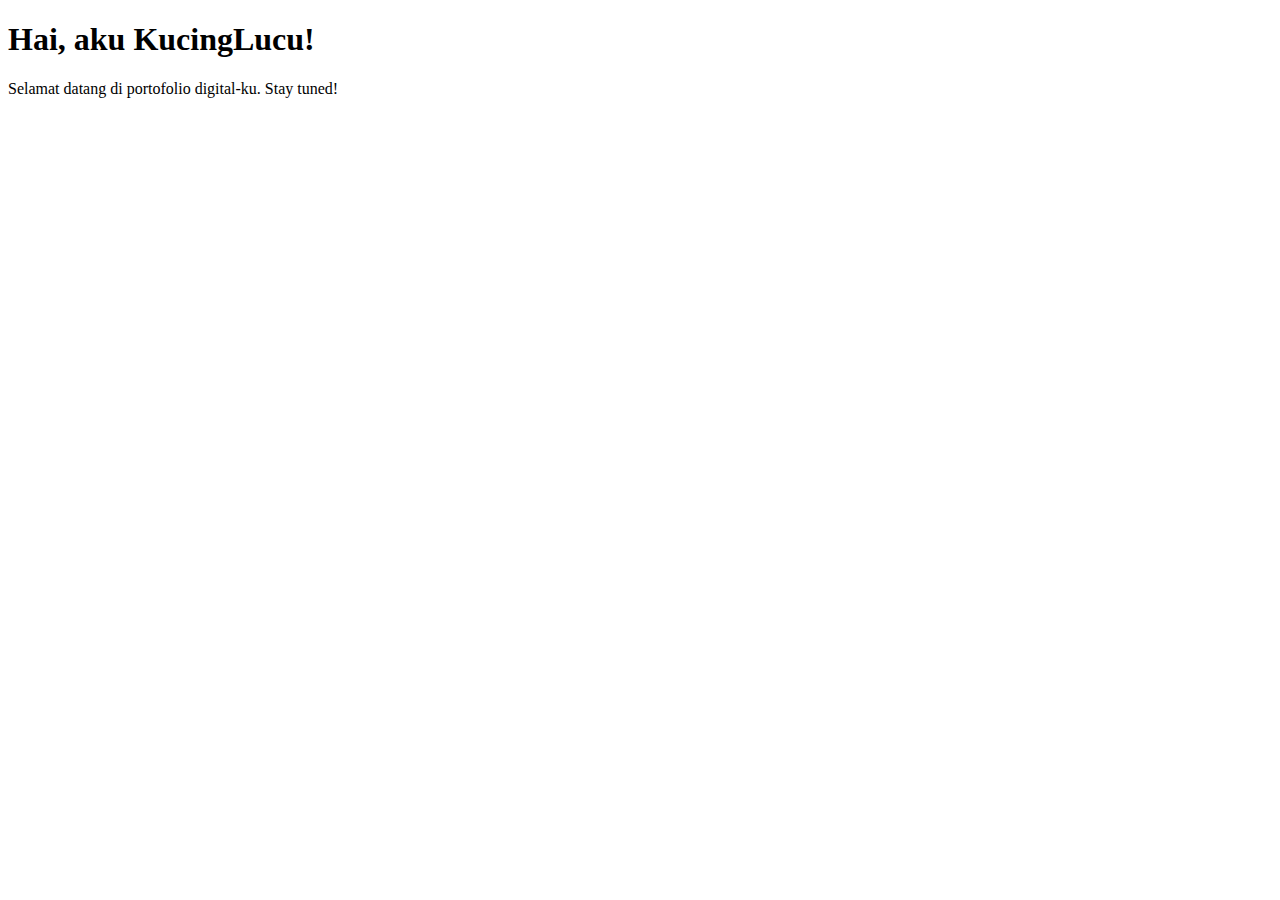
<file: index.html>
<!DOCTYPE html>
<html>
<head>
    <title>Selamat datang di halaman GitHub Pages-ku!</title>
</head>
<body>
    <h1>Hai, aku KucingLucu!</h1>
    <p>Selamat datang di portofolio digital-ku. Stay tuned!</p>
</body>
</html>
</file>
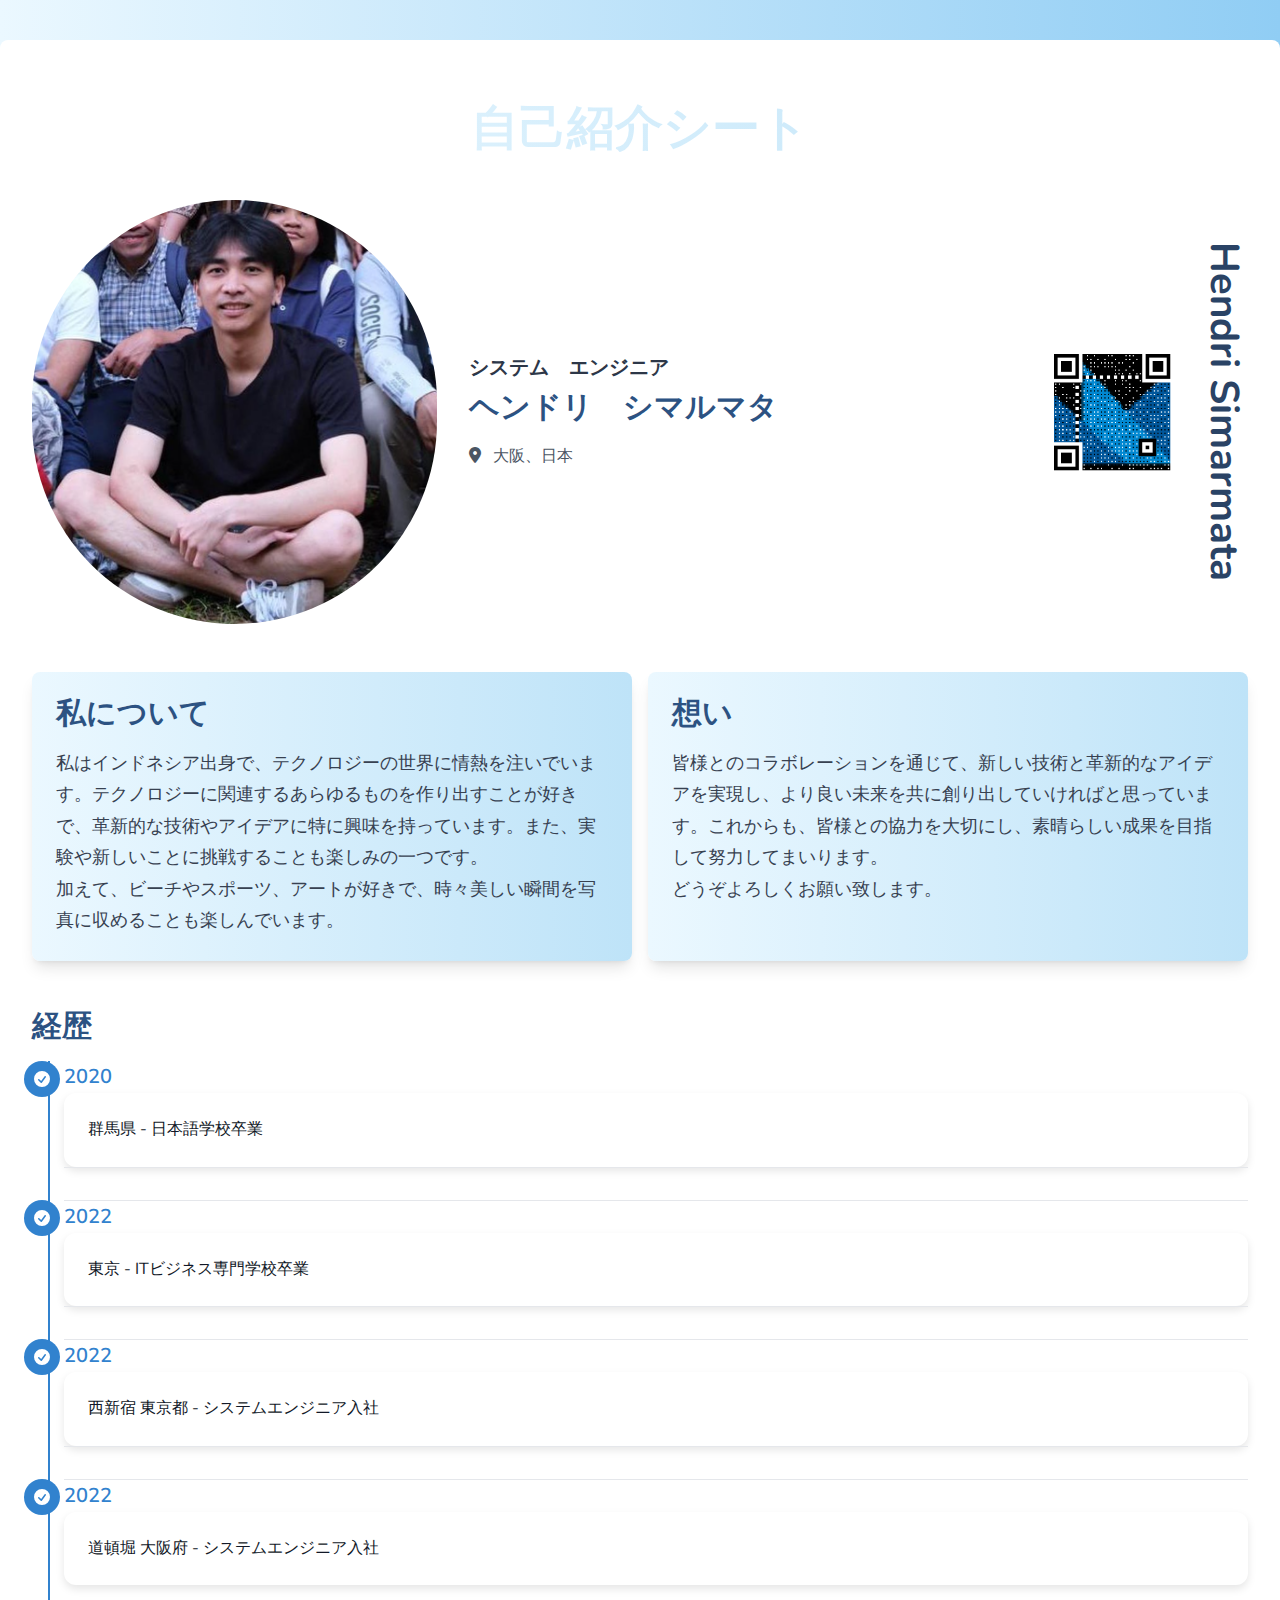
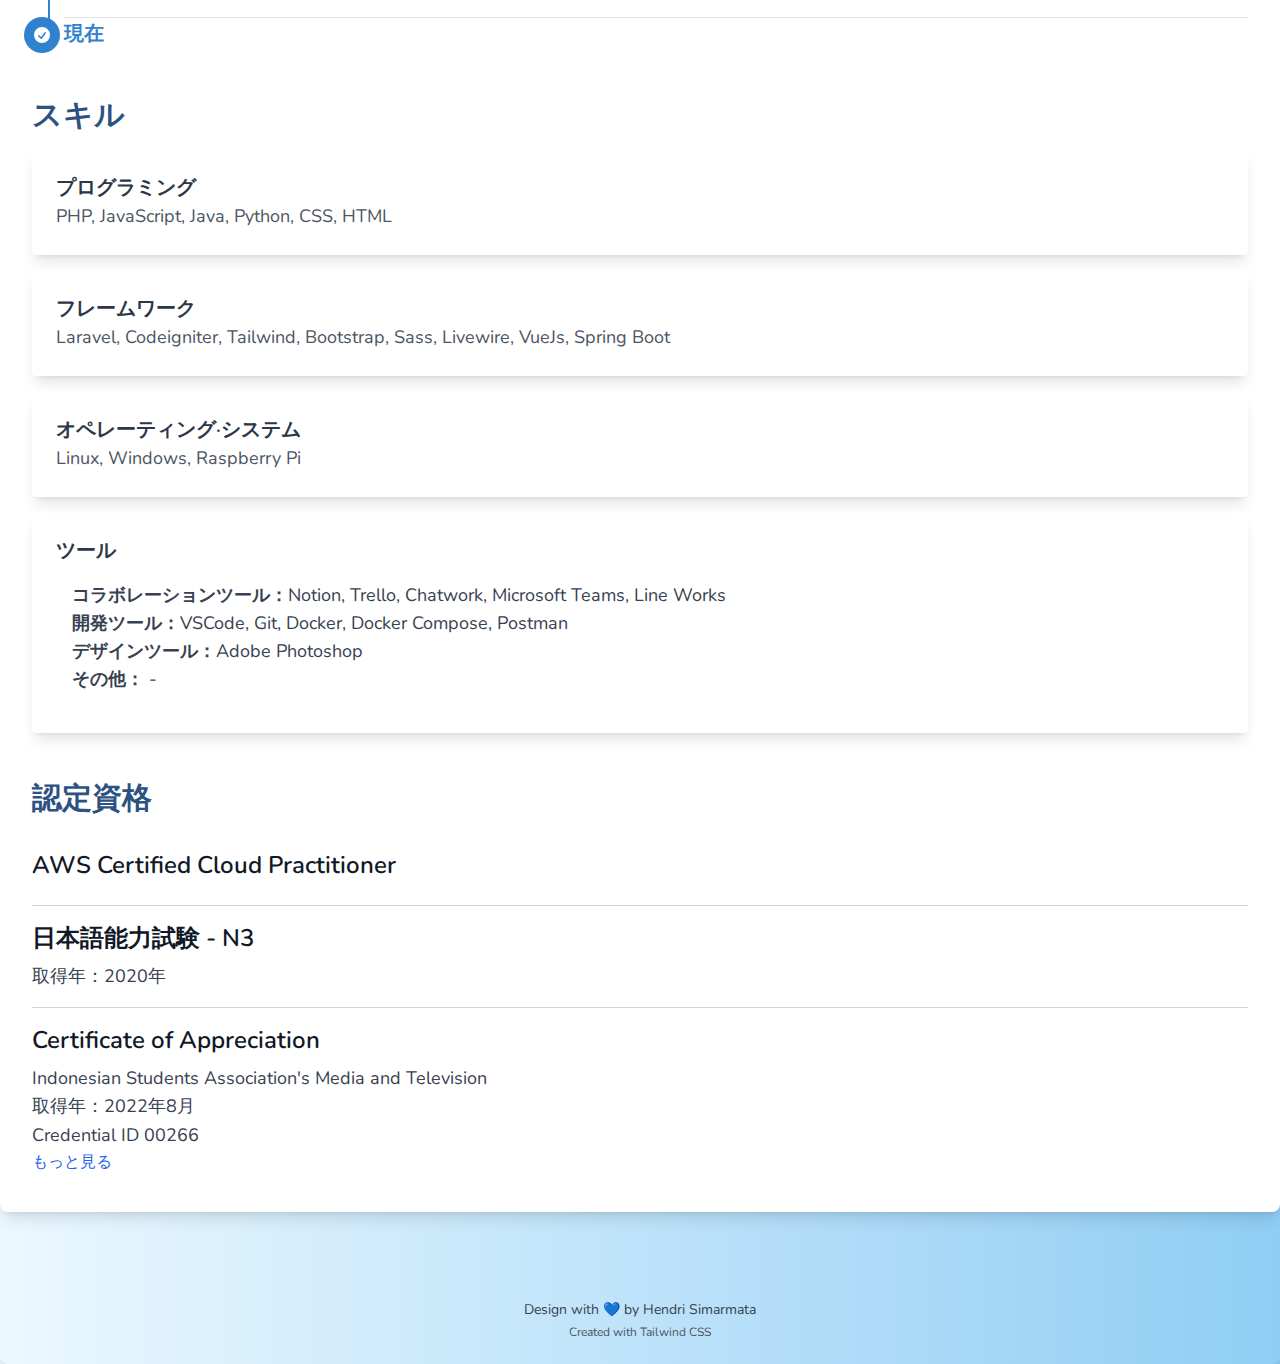
<file: docs/index.html>
<!doctype html><html lang=ja><meta charset=UTF-8><meta name=viewport content="width=device-width,initial-scale=1"><link href=./assets/style.css rel=stylesheet><link rel=preconnect href=https://fonts.googleapis.com><link rel=preconnect href=https://fonts.gstatic.com crossorigin><link href="https://fonts.googleapis.com/css2?family=Nunito:wght@400;600;700&display=swap" rel=stylesheet><link href=https://cdnjs.cloudflare.com/ajax/libs/font-awesome/6.6.0/css/all.min.css rel=stylesheet><title>自己紹介シート</title><body class="bg-gradient-to-r from-blue-100 via-blue-200 to-blue-300 text-gray-900 antialiased font-nunito"><div class="max-w-7xl mx-auto px-8 py-16 bg-white shadow-lg rounded-lg my-10 pb-5"><div class="text-center mb-12 animate-fade-in-down"><h1 class="text-5xl font-extrabold text-transparent bg-clip-text bg-gradient-to-r from-blue-700 to-green-500">自己紹介シート</h1></div><div class="flex flex-col md:flex-row items-center mb-12 space-y-8 md:space-y-0 animate-fade-in-right"><div class="w-full md:w-1/3"><img src=./assets/my-pic.png alt=photo-profile class="rounded-full mx-auto"></div><div class="w-full md:w-1/3 text-center md:text-left md:px-8 mt-4 md:mt-0"><div class="text-xl font-semibold text-gray-700">システム　エンジニア</div><div class="text-3xl font-bold mt-2 text-gray-800">ヘンドリ　シマルマタ</div><div class="mt-4 text-gray-600 leading-relaxed"><div><i class="fa fa-map-marker-alt mr-2"></i> 大阪、日本</div></div></div><div class="w-full md:w-1/3 text-right hidden md:flex justify-end items-center animate-fade-in-left"><div class="qrcode mr-4 cursor-pointer" onclick=copyUrlToClipboard()><img src=./assets/qr-code.png alt=qrcode class="w-36 h-36"></div><div class="flex flex-col items-end"><div class="text-4xl font-bold text-gray-800 vertical-rl"><h1>Hendri Simarmata</h1></div></div></div></div><div class="flex flex-col md:flex-row mb-12 space-y-8 md:space-y-0 gap-4"><div class="w-full md:w-1/2 p-6 bg-gradient-to-r from-green-100 to-green-200 rounded-lg shadow-lg animate-fade-in-left"><h2 class="text-3xl font-semibold text-gray-800 mb-4">私について</h2><p class="text-lg leading-relaxed text-gray-700">私はインドネシア出身で、テクノロジーの世界に情熱を注いでいます。テクノロジーに関連するあらゆるものを作り出すことが好きで、革新的な技術やアイデアに特に興味を持っています。また、実験や新しいことに挑戦することも楽しみの一つです。<br>加えて、ビーチやスポーツ、アートが好きで、時々美しい瞬間を写真に収めることも楽しんでいます。</div><div class="w-full md:w-1/2 p-6 bg-gradient-to-r from-green-100 to-green-200 rounded-lg shadow-lg animate-fade-in-right"><h2 class="text-3xl font-semibold text-gray-800 mb-4">想い</h2><p class="text-lg leading-relaxed text-gray-700">皆様とのコラボレーションを通じて、新しい技術と革新的なアイデアを実現し、より良い未来を共に創り出していければと思っています。これからも、皆様との協力を大切にし、素晴らしい成果を目指して努力してまいります。<br>どうぞよろしくお願い致します。</div></div><div class="mb-12 animate-fade-in-up"><h2 class="text-3xl font-semibold text-gray-800 mb-4">経歴</h2><ul class=timeline><li class=timeline-item><div class=timeline-start>2020</div><div class=timeline-middle><svg xmlns=http://www.w3.org/2000/svg viewBox="0 0 20 20" fill=currentColor class="h-5 w-5"><path fill-rule=evenodd d="M10 18a8 8 0 100-16 8 8 0 000 16zm3.857-9.809a.75.75 0 00-1.214-.882l-3.483 4.79-1.88-1.88a.75.75 0 10-1.06 1.061l2.5 2.5a.75.75 0 001.137-.089l4-5.5z" clip-rule=evenodd /></svg></div><div class=timeline-box>群馬県 - 日本語学校卒業</div><hr><li class=timeline-item><hr><div class=timeline-start>2022</div><div class=timeline-middle><svg xmlns=http://www.w3.org/2000/svg viewBox="0 0 20 20" fill=currentColor class="h-5 w-5"><path fill-rule=evenodd d="M10 18a8 8 0 100-16 8 8 0 000 16zm3.857-9.809a.75.75 0 00-1.214-.882l-3.483 4.79-1.88-1.88a.75.75 0 10-1.06 1.061l2.5 2.5a.75.75 0 001.137-.089l4-5.5z" clip-rule=evenodd /></svg></div><div class=timeline-box>東京 - ITビジネス専門学校卒業</div><hr><li class=timeline-item><hr><div class=timeline-start>2022</div><div class=timeline-middle><svg xmlns=http://www.w3.org/2000/svg viewBox="0 0 20 20" fill=currentColor class="h-5 w-5"><path fill-rule=evenodd d="M10 18a8 8 0 100-16 8 8 0 000 16zm3.857-9.809a.75.75 0 00-1.214-.882l-3.483 4.79-1.88-1.88a.75.75 0 10-1.06 1.061l2.5 2.5a.75.75 0 001.137-.089l4-5.5z" clip-rule=evenodd /></svg></div><div class=timeline-box>西新宿 東京都 - システムエンジニア入社</div><hr><li class=timeline-item><hr><div class=timeline-start>2022</div><div class=timeline-middle><svg xmlns=http://www.w3.org/2000/svg viewBox="0 0 20 20" fill=currentColor class="h-5 w-5"><path fill-rule=evenodd d="M10 18a8 8 0 100-16 8 8 0 000 16zm3.857-9.809a.75.75 0 00-1.214-.882l-3.483 4.79-1.88-1.88a.75.75 0 10-1.06 1.061l2.5 2.5a.75.75 0 001.137-.089l4-5.5z" clip-rule=evenodd /></svg></div><div class=timeline-box>道頓堀 大阪府 - システムエンジニア入社</div><li class=timeline-item><hr><div class=timeline-start>現在</div><div class=timeline-middle><svg xmlns=http://www.w3.org/2000/svg viewBox="0 0 20 20" fill=currentColor class="h-5 w-5"><path fill-rule=evenodd d="M10 18a8 8 0 100-16 8 8 0 000 16zm3.857-9.809a.75.75 0 00-1.214-.882l-3.483 4.79-1.88-1.88a.75.75 0 10-1.06 1.061l2.5 2.5a.75.75 0 001.137-.089l4-5.5z" clip-rule=evenodd /></svg></div></ul></div><div class=animate-fade-in-up><h2 class="text-3xl font-semibold text-gray-800 mb-4">スキル</h2><div class=space-y-4><div class="bg-white p-6 shadow-lg rounded"><h3 class="text-xl font-semibold text-gray-800">プログラミング</h3><p class=text-gray-600>PHP, JavaScript, Java, Python, CSS, HTML</div><div class="bg-white p-6 shadow-lg rounded"><h3 class="text-xl font-semibold text-gray-800">フレームワーク</h3><p class=text-gray-600>Laravel, Codeigniter, Tailwind, Bootstrap, Sass, Livewire, VueJs, Spring Boot</div><div class="bg-white p-6 shadow-lg rounded"><h3 class="text-xl font-semibold text-gray-800">オペレーティング·システム</h3><p class=text-gray-600>Linux, Windows, Raspberry Pi</div><div class="bg-white p-6 shadow-lg rounded"><h3 class="text-xl font-semibold text-gray-800">ツール</h3><div class=p-4><p class="text-gray-700 text-base md:text-lg leading-relaxed"><strong>コラボレーションツール：</strong>Notion, Trello, Chatwork, Microsoft Teams, Line Works<br><strong>開発ツール：</strong>VSCode, Git, Docker, Docker Compose, Postman<br><strong>デザインツール：</strong>Adobe Photoshop<br><strong>その他：</strong> -<br></div></div></div></div><div class="animate-fade-in-up mt-12"><h2 class="text-3xl font-semibold text-gray-800 mb-4">認定資格</h2><div class="divide-y divide-gray-300"><div class=py-4><h3 class="text-2xl font-semibold text-gray-900">AWS Certified Cloud Practitioner</h3><div class=mt-2><div data-iframe-width=150 data-iframe-height=270 data-share-badge-id=a3b3a27f-6343-4fa6-ac72-42409647dfc1 data-share-badge-host=https://www.credly.com></div><script async src=//cdn.credly.com/assets/utilities/embed.js></script></div></div><div class=py-4><h3 class="text-2xl font-semibold text-gray-900">日本語能力試験 - N3</h3><p class="text-gray-700 mt-2">取得年：2020年</div><div class=py-4><h3 class="text-2xl font-semibold text-gray-900">Certificate of Appreciation</h3><p class="text-gray-700 mt-2">Indonesian Students Association's Media and Television<p class=text-gray-700>取得年：2022年8月<p class=text-gray-700>Credential ID 00266</p><a class="text-blue-600 hover:underline" href=https://ppitv.org/alumni-pengurus-ppi-tv-dunia/ >もっと見る</a></div></div></div></div><footer class="text-center py-6 mt-16 bg-gradient-to-r from-blue-100 via-blue-200 to-blue-300 rounded-b-lg shadow-lg"><p class="text-gray-700 text-sm">Design with <span class=text-blue-500>💙</span> by Hendri Simarmata<p class="text-gray-600 text-xs mt-1">Created with Tailwind CSS</footer><script>function copyUrlToClipboard(){const o=window.location.href;navigator.clipboard.writeText(o).then((()=>{alert("URLコピーしました!")})).catch((o=>{console.error("URLコピー失敗しました: ",o)}))}</script>
</file>
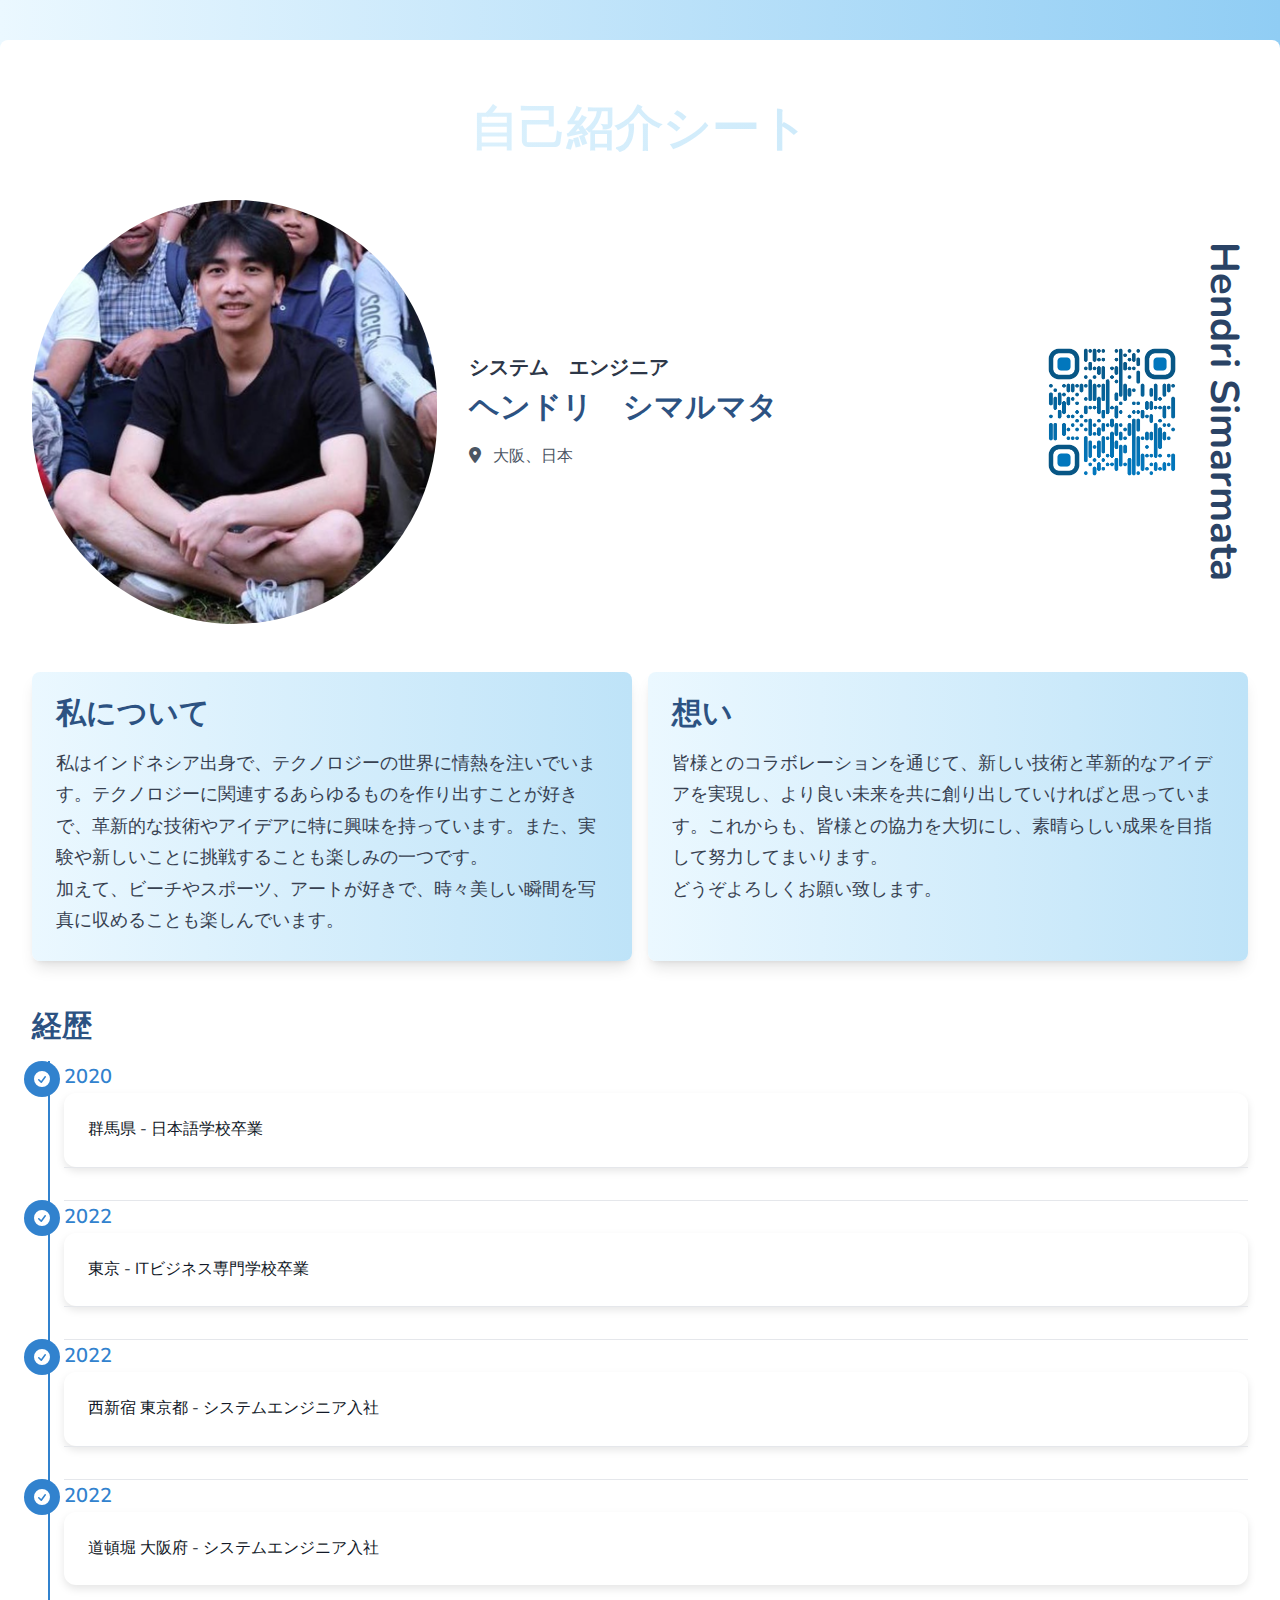
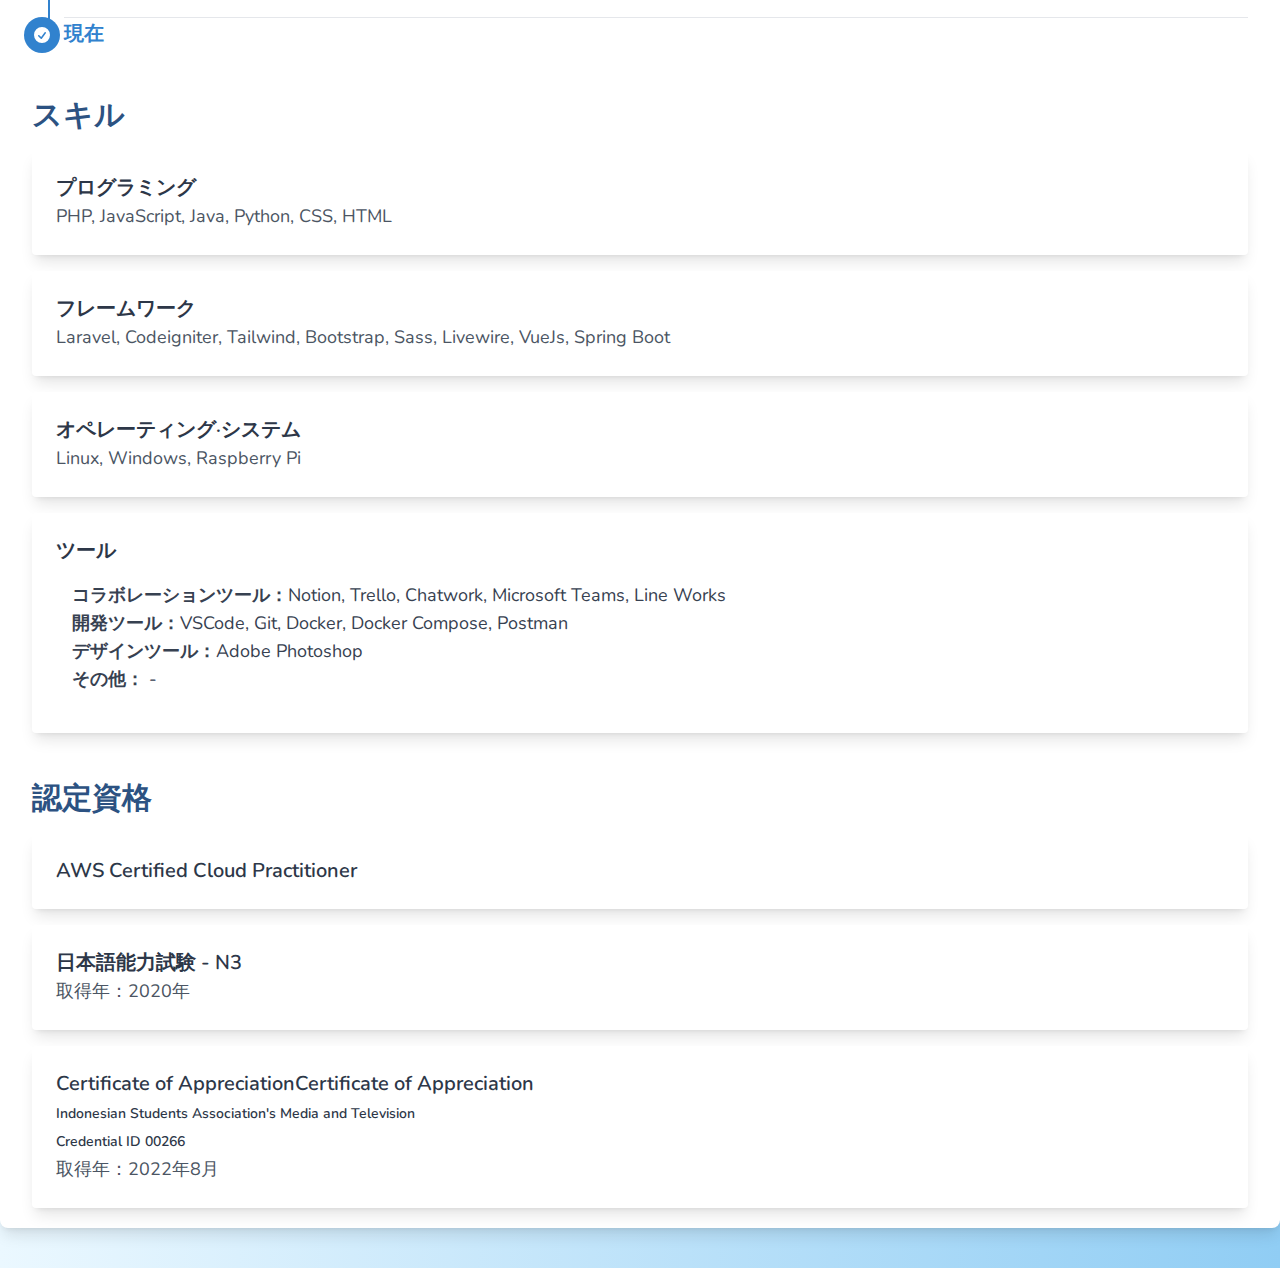
<file: docs/about-me/index.html>
<!doctype html>
<html lang="ja">

<head>
    <meta charset="UTF-8">
    <meta name="viewport" content="width=device-width, initial-scale=1.0">
    <link href="./assets/style.css" rel="stylesheet">
    <link rel="preconnect" href="https://fonts.googleapis.com">
    <link rel="preconnect" href="https://fonts.gstatic.com" crossorigin>
    <link href="https://fonts.googleapis.com/css2?family=Nunito:wght@400;600;700&display=swap" rel="stylesheet">
    <link href="https://cdnjs.cloudflare.com/ajax/libs/font-awesome/6.6.0/css/all.min.css" rel="stylesheet">
</head>

<body class="bg-gradient-to-r from-blue-100 via-blue-200 to-blue-300 text-gray-900 antialiased font-nunito">

    <!-- Container utama -->
    <div class="max-w-7xl mx-auto px-8 py-16 bg-white shadow-lg rounded-lg my-10 pb-5">

        <!-- Judul utama -->
        <div class="text-center mb-12 animate-fade-in-down">
            <h1
                class="text-5xl font-extrabold text-transparent bg-clip-text bg-gradient-to-r from-blue-700 to-green-500">
                自己紹介シート</h1>
        </div>

        <!-- Bagian header -->
        <div class="flex flex-col md:flex-row items-center mb-12 space-y-8 md:space-y-0 animate-fade-in-right">
            <div class="w-full md:w-1/3">
                <img src="./assets/my-pic.png" alt="photo-profile" class="rounded-full mx-auto">
            </div>
            <div class="w-full md:w-1/3 text-center md:text-left md:px-8 mt-4 md:mt-0">
                <div class="text-xl font-semibold text-gray-700">システム　エンジニア</div>
                <div class="text-3xl font-bold mt-2 text-gray-800">ヘンドリ　シマルマタ</div>
                <div class="mt-4 text-gray-600 leading-relaxed">
                    <div><i class="fa fa-map-marker-alt mr-2"></i> 大阪、日本</div>
                </div>
            </div>

            <div class="w-full md:w-1/3 text-right hidden md:flex justify-end items-center animate-fade-in-left">
                <div class="qrcode mr-4 cursor-pointer" onclick="copyUrlToClipboard()">
                    <img src="./assets/qr-code.png" alt="qrcode"
                        class="w-36 h-36">
                </div>
                <div class="flex flex-col items-end">
                    <div class="text-4xl font-bold text-gray-800 vertical-rl">
                        <h1>Hendri Simarmata</h1>
                    </div>
                </div>
            </div>
        </div>

        <!-- Bagian tentang -->
        <div class="flex flex-col md:flex-row mb-12 space-y-8 md:space-y-0 gap-4">
            <div
                class="w-full md:w-1/2 p-6 bg-gradient-to-r from-green-100 to-green-200 rounded-lg shadow-lg animate-fade-in-left">
                <h2 class="text-3xl font-semibold text-gray-800 mb-4">私について</h2>
                <p class="text-lg leading-relaxed text-gray-700">
                    私はインドネシア出身で、テクノロジーの世界に情熱を注いでいます。テクノロジーに関連するあらゆるものを作り出すことが好きで、革新的な技術やアイデアに特に興味を持っています。また、実験や新しいことに挑戦することも楽しみの一つです。
                    <br>
                    加えて、ビーチやスポーツ、アートが好きで、時々美しい瞬間を写真に収めることも楽しんでいます。
                </p>
            </div>
            <div
                class="w-full md:w-1/2 p-6 bg-gradient-to-r from-green-100 to-green-200 rounded-lg shadow-lg animate-fade-in-right">
                <h2 class="text-3xl font-semibold text-gray-800 mb-4">想い</h2>
                <p class="text-lg leading-relaxed text-gray-700">
                    皆様とのコラボレーションを通じて、新しい技術と革新的なアイデアを実現し、より良い未来を共に創り出していければと思っています。これからも、皆様との協力を大切にし、素晴らしい成果を目指して努力してまいります。
                    <br>
                    どうぞよろしくお願い致します。
                </p>
            </div>
        </div>

        <!-- Bagian history -->
        <div class="mb-12 animate-fade-in-up">
            <h2 class="text-3xl font-semibold text-gray-800 mb-4">経歴</h2>
            <ul class="timeline">
                <li class="timeline-item">
                    <div class="timeline-start">2020</div>
                    <div class="timeline-middle">
                        <svg xmlns="http://www.w3.org/2000/svg" viewBox="0 0 20 20" fill="currentColor" class="h-5 w-5">
                            <path fill-rule="evenodd"
                                d="M10 18a8 8 0 100-16 8 8 0 000 16zm3.857-9.809a.75.75 0 00-1.214-.882l-3.483 4.79-1.88-1.88a.75.75 0 10-1.06 1.061l2.5 2.5a.75.75 0 001.137-.089l4-5.5z"
                                clip-rule="evenodd" />
                        </svg>
                    </div>
                    <div class="timeline-box">群馬県 - 日本語学校卒業</div>
                    <hr />
                </li>
                <li class="timeline-item">
                    <hr />
                    <div class="timeline-start">2022</div>
                    <div class="timeline-middle">
                        <svg xmlns="http://www.w3.org/2000/svg" viewBox="0 0 20 20" fill="currentColor" class="h-5 w-5">
                            <path fill-rule="evenodd"
                                d="M10 18a8 8 0 100-16 8 8 0 000 16zm3.857-9.809a.75.75 0 00-1.214-.882l-3.483 4.79-1.88-1.88a.75.75 0 10-1.06 1.061l2.5 2.5a.75.75 0 001.137-.089l4-5.5z"
                                clip-rule="evenodd" />
                        </svg>
                    </div>
                    <div class="timeline-box">東京 - ITビジネス専門学校卒業</div>
                    <hr />
                </li>
                <li class="timeline-item">
                    <hr />
                    <div class="timeline-start">2022</div>
                    <div class="timeline-middle">
                        <svg xmlns="http://www.w3.org/2000/svg" viewBox="0 0 20 20" fill="currentColor" class="h-5 w-5">
                            <path fill-rule="evenodd"
                                d="M10 18a8 8 0 100-16 8 8 0 000 16zm3.857-9.809a.75.75 0 00-1.214-.882l-3.483 4.79-1.88-1.88a.75.75 0 10-1.06 1.061l2.5 2.5a.75.75 0 001.137-.089l4-5.5z"
                                clip-rule="evenodd" />
                        </svg>
                    </div>
                    <div class="timeline-box">西新宿 東京都 - システムエンジニア入社</div>
                    <hr />
                </li>
                <li class="timeline-item">
                    <hr />
                    <div class="timeline-start">2022</div>
                    <div class="timeline-middle">
                        <svg xmlns="http://www.w3.org/2000/svg" viewBox="0 0 20 20" fill="currentColor" class="h-5 w-5">
                            <path fill-rule="evenodd"
                                d="M10 18a8 8 0 100-16 8 8 0 000 16zm3.857-9.809a.75.75 0 00-1.214-.882l-3.483 4.79-1.88-1.88a.75.75 0 10-1.06 1.061l2.5 2.5a.75.75 0 001.137-.089l4-5.5z"
                                clip-rule="evenodd" />
                        </svg>
                    </div>
                    <div class="timeline-box">道頓堀 大阪府 - システムエンジニア入社</div>
                </li>
                <li class="timeline-item">
                    <hr />
                    <div class="timeline-start">現在</div>
                    <div class="timeline-middle">
                        <svg xmlns="http://www.w3.org/2000/svg" viewBox="0 0 20 20" fill="currentColor" class="h-5 w-5">
                            <path fill-rule="evenodd"
                                d="M10 18a8 8 0 100-16 8 8 0 000 16zm3.857-9.809a.75.75 0 00-1.214-.882l-3.483 4.79-1.88-1.88a.75.75 0 10-1.06 1.061l2.5 2.5a.75.75 0 001.137-.089l4-5.5z"
                                clip-rule="evenodd" />
                        </svg>
                    </div>
                </li>
            </ul>
        </div>

        <!-- Bagian skill -->
        <div class="animate-fade-in-up">
            <h2 class="text-3xl font-semibold text-gray-800 mb-4">スキル</h2>
            <div class="space-y-4">
                <div class="bg-white p-6 shadow-lg rounded">
                    <h3 class="text-xl font-semibold text-gray-800">プログラミング</h3>
                    <p class="text-gray-600">PHP, JavaScript, Java, Python, CSS, HTML</p>
                </div>
                <div class="bg-white p-6 shadow-lg rounded">
                    <h3 class="text-xl font-semibold text-gray-800">フレームワーク</h3>
                    <p class="text-gray-600">Laravel, Codeigniter, Tailwind, Bootstrap, Sass, Livewire, VueJs, Spring Boot</p>
                </div>
                <div class="bg-white p-6 shadow-lg rounded">
                    <h3 class="text-xl font-semibold text-gray-800">オペレーティング·システム</h3>
                    <p class="text-gray-600">
                        Linux, Windows, Raspberry Pi
                    </p>
                </div>
                <div class="bg-white p-6 shadow-lg rounded">
                    <h3 class="text-xl font-semibold text-gray-800">ツール</h3>
                    <div class="p-4 ">
                        <p class="text-gray-700 text-base md:text-lg leading-relaxed">
                            <strong>コラボレーションツール：</strong>Notion, Trello, Chatwork, Microsoft Teams, Line Works <br>
                            <strong>開発ツール：</strong>VSCode, Git, Docker, Docker Compose, Postman <br>
                            <strong>デザインツール：</strong>Adobe Photoshop <br>
                            <strong>その他：</strong> - <br>
                        </p>
                    </div>
                </div>

            </div>
        </div>

        <!-- Bagian Certificate Baggage -->
        <div class="animate-fade-in-up mt-12">
            <h2 class="text-3xl font-semibold text-gray-800 mb-4">認定資格</h2>
            <div class="space-y-4">
                <div class="bg-white p-6 shadow-lg rounded">
                    <h3 class="text-xl font-semibold text-gray-800">AWS Certified Cloud Practitioner</h3>
                    <div data-iframe-width="150" data-iframe-height="270" data-share-badge-id="a3b3a27f-6343-4fa6-ac72-42409647dfc1" data-share-badge-host="https://www.credly.com"></div><script type="text/javascript" async src="//cdn.credly.com/assets/utilities/embed.js"></script>
                </div>
                <div class="bg-white p-6 shadow-lg rounded">
                    <h3 class="text-xl font-semibold text-gray-800">日本語能力試験 - N3</h3>
                    <p class="text-gray-600">取得年：2020年</p>
                </div>
                 <div class="bg-white p-6 shadow-lg rounded">
                    <a class="text-xl font-semibold text-gray-800" href="https://ppitv.org/alumni-pengurus-ppi-tv-dunia/">
                        <h3 class="text-xl font-semibold text-gray-800">Certificate of AppreciationCertificate of Appreciation</h3>
                        <span class="text-sm">Indonesian Students Association's Media and Television</span>
                        <br>
                        <span class="text-sm">Credential ID 00266</span>
                    </a>
                    
                    <p class="text-gray-600">取得年：2022年8月</p>
                </div>
                
<!-- Certificate of AppreciationCertificate of Appreciation
Indonesian Students Association's Media and TelevisionIndonesian Students Association's Media and Television
Issued Aug 2022Issued Aug 2022
Credential ID 00266 -->
                <!-- <div class="bg-white p-6 shadow-lg rounded">
                    <h3 class="text-xl font-semibold text-gray-800">AWS Certified Solutions Architect</h3>
                    <p class="text-gray-600">取得年：2023年6月</p>
                </div> -->
            </div>
        </div>

    </div>

    <!-- JavaScript untuk menyalin URL ke clipboard -->
    <script>
        function copyUrlToClipboard() {
            const url = window.location.href;
            navigator.clipboard.writeText(url).then(() => {
                alert('URL berhasil disalin ke clipboard!');
            }).catch(err => {
                console.error('Gagal menyalin URL: ', err);
            });
        }
    </script>
</body>

</html>
</file>
<file: docs/about-me/assets/style.css>
/*
! tailwindcss v3.4.7 | MIT License | https://tailwindcss.com
*/

/*
1. Prevent padding and border from affecting element width. (https://github.com/mozdevs/cssremedy/issues/4)
2. Allow adding a border to an element by just adding a border-width. (https://github.com/tailwindcss/tailwindcss/pull/116)
*/

*,
::before,
::after {
  box-sizing: border-box;
  /* 1 */
  border-width: 0;
  /* 2 */
  border-style: solid;
  /* 2 */
  border-color: #e5e7eb;
  /* 2 */
}

::before,
::after {
  --tw-content: '';
}

/*
1. Use a consistent sensible line-height in all browsers.
2. Prevent adjustments of font size after orientation changes in iOS.
3. Use a more readable tab size.
4. Use the user's configured `sans` font-family by default.
5. Use the user's configured `sans` font-feature-settings by default.
6. Use the user's configured `sans` font-variation-settings by default.
7. Disable tap highlights on iOS
*/

html,
:host {
  line-height: 1.5;
  /* 1 */
  -webkit-text-size-adjust: 100%;
  /* 2 */
  -moz-tab-size: 4;
  /* 3 */
  -o-tab-size: 4;
     tab-size: 4;
  /* 3 */
  font-family: ui-sans-serif, system-ui, sans-serif, "Apple Color Emoji", "Segoe UI Emoji", "Segoe UI Symbol", "Noto Color Emoji";
  /* 4 */
  font-feature-settings: normal;
  /* 5 */
  font-variation-settings: normal;
  /* 6 */
  -webkit-tap-highlight-color: transparent;
  /* 7 */
}

/*
1. Remove the margin in all browsers.
2. Inherit line-height from `html` so users can set them as a class directly on the `html` element.
*/

body {
  margin: 0;
  /* 1 */
  line-height: inherit;
  /* 2 */
}

/*
1. Add the correct height in Firefox.
2. Correct the inheritance of border color in Firefox. (https://bugzilla.mozilla.org/show_bug.cgi?id=190655)
3. Ensure horizontal rules are visible by default.
*/

hr {
  height: 0;
  /* 1 */
  color: inherit;
  /* 2 */
  border-top-width: 1px;
  /* 3 */
}

/*
Add the correct text decoration in Chrome, Edge, and Safari.
*/

abbr:where([title]) {
  -webkit-text-decoration: underline dotted;
          text-decoration: underline dotted;
}

/*
Remove the default font size and weight for headings.
*/

h1,
h2,
h3,
h4,
h5,
h6 {
  font-size: inherit;
  font-weight: inherit;
}

/*
Reset links to optimize for opt-in styling instead of opt-out.
*/

a {
  color: inherit;
  text-decoration: inherit;
}

/*
Add the correct font weight in Edge and Safari.
*/

b,
strong {
  font-weight: bolder;
}

/*
1. Use the user's configured `mono` font-family by default.
2. Use the user's configured `mono` font-feature-settings by default.
3. Use the user's configured `mono` font-variation-settings by default.
4. Correct the odd `em` font sizing in all browsers.
*/

code,
kbd,
samp,
pre {
  font-family: ui-monospace, SFMono-Regular, Menlo, Monaco, Consolas, "Liberation Mono", "Courier New", monospace;
  /* 1 */
  font-feature-settings: normal;
  /* 2 */
  font-variation-settings: normal;
  /* 3 */
  font-size: 1em;
  /* 4 */
}

/*
Add the correct font size in all browsers.
*/

small {
  font-size: 80%;
}

/*
Prevent `sub` and `sup` elements from affecting the line height in all browsers.
*/

sub,
sup {
  font-size: 75%;
  line-height: 0;
  position: relative;
  vertical-align: baseline;
}

sub {
  bottom: -0.25em;
}

sup {
  top: -0.5em;
}

/*
1. Remove text indentation from table contents in Chrome and Safari. (https://bugs.chromium.org/p/chromium/issues/detail?id=999088, https://bugs.webkit.org/show_bug.cgi?id=201297)
2. Correct table border color inheritance in all Chrome and Safari. (https://bugs.chromium.org/p/chromium/issues/detail?id=935729, https://bugs.webkit.org/show_bug.cgi?id=195016)
3. Remove gaps between table borders by default.
*/

table {
  text-indent: 0;
  /* 1 */
  border-color: inherit;
  /* 2 */
  border-collapse: collapse;
  /* 3 */
}

/*
1. Change the font styles in all browsers.
2. Remove the margin in Firefox and Safari.
3. Remove default padding in all browsers.
*/

button,
input,
optgroup,
select,
textarea {
  font-family: inherit;
  /* 1 */
  font-feature-settings: inherit;
  /* 1 */
  font-variation-settings: inherit;
  /* 1 */
  font-size: 100%;
  /* 1 */
  font-weight: inherit;
  /* 1 */
  line-height: inherit;
  /* 1 */
  letter-spacing: inherit;
  /* 1 */
  color: inherit;
  /* 1 */
  margin: 0;
  /* 2 */
  padding: 0;
  /* 3 */
}

/*
Remove the inheritance of text transform in Edge and Firefox.
*/

button,
select {
  text-transform: none;
}

/*
1. Correct the inability to style clickable types in iOS and Safari.
2. Remove default button styles.
*/

button,
input:where([type='button']),
input:where([type='reset']),
input:where([type='submit']) {
  -webkit-appearance: button;
  /* 1 */
  background-color: transparent;
  /* 2 */
  background-image: none;
  /* 2 */
}

/*
Use the modern Firefox focus style for all focusable elements.
*/

:-moz-focusring {
  outline: auto;
}

/*
Remove the additional `:invalid` styles in Firefox. (https://github.com/mozilla/gecko-dev/blob/2f9eacd9d3d995c937b4251a5557d95d494c9be1/layout/style/res/forms.css#L728-L737)
*/

:-moz-ui-invalid {
  box-shadow: none;
}

/*
Add the correct vertical alignment in Chrome and Firefox.
*/

progress {
  vertical-align: baseline;
}

/*
Correct the cursor style of increment and decrement buttons in Safari.
*/

::-webkit-inner-spin-button,
::-webkit-outer-spin-button {
  height: auto;
}

/*
1. Correct the odd appearance in Chrome and Safari.
2. Correct the outline style in Safari.
*/

[type='search'] {
  -webkit-appearance: textfield;
  /* 1 */
  outline-offset: -2px;
  /* 2 */
}

/*
Remove the inner padding in Chrome and Safari on macOS.
*/

::-webkit-search-decoration {
  -webkit-appearance: none;
}

/*
1. Correct the inability to style clickable types in iOS and Safari.
2. Change font properties to `inherit` in Safari.
*/

::-webkit-file-upload-button {
  -webkit-appearance: button;
  /* 1 */
  font: inherit;
  /* 2 */
}

/*
Add the correct display in Chrome and Safari.
*/

summary {
  display: list-item;
}

/*
Removes the default spacing and border for appropriate elements.
*/

blockquote,
dl,
dd,
h1,
h2,
h3,
h4,
h5,
h6,
hr,
figure,
p,
pre {
  margin: 0;
}

fieldset {
  margin: 0;
  padding: 0;
}

legend {
  padding: 0;
}

ol,
ul,
menu {
  list-style: none;
  margin: 0;
  padding: 0;
}

/*
Reset default styling for dialogs.
*/

dialog {
  padding: 0;
}

/*
Prevent resizing textareas horizontally by default.
*/

textarea {
  resize: vertical;
}

/*
1. Reset the default placeholder opacity in Firefox. (https://github.com/tailwindlabs/tailwindcss/issues/3300)
2. Set the default placeholder color to the user's configured gray 400 color.
*/

input::-moz-placeholder, textarea::-moz-placeholder {
  opacity: 1;
  /* 1 */
  color: #9ca3af;
  /* 2 */
}

input::placeholder,
textarea::placeholder {
  opacity: 1;
  /* 1 */
  color: #9ca3af;
  /* 2 */
}

/*
Set the default cursor for buttons.
*/

button,
[role="button"] {
  cursor: pointer;
}

/*
Make sure disabled buttons don't get the pointer cursor.
*/

:disabled {
  cursor: default;
}

/*
1. Make replaced elements `display: block` by default. (https://github.com/mozdevs/cssremedy/issues/14)
2. Add `vertical-align: middle` to align replaced elements more sensibly by default. (https://github.com/jensimmons/cssremedy/issues/14#issuecomment-634934210)
   This can trigger a poorly considered lint error in some tools but is included by design.
*/

img,
svg,
video,
canvas,
audio,
iframe,
embed,
object {
  display: block;
  /* 1 */
  vertical-align: middle;
  /* 2 */
}

/*
Constrain images and videos to the parent width and preserve their intrinsic aspect ratio. (https://github.com/mozdevs/cssremedy/issues/14)
*/

img,
video {
  max-width: 100%;
  height: auto;
}

/* Make elements with the HTML hidden attribute stay hidden by default */

[hidden] {
  display: none;
}

[type='text'],input:where(:not([type])),[type='email'],[type='url'],[type='password'],[type='number'],[type='date'],[type='datetime-local'],[type='month'],[type='search'],[type='tel'],[type='time'],[type='week'],[multiple],textarea,select {
  -webkit-appearance: none;
     -moz-appearance: none;
          appearance: none;
  background-color: #fff;
  border-color: #6b7280;
  border-width: 1px;
  border-radius: 0px;
  padding-top: 0.5rem;
  padding-right: 0.75rem;
  padding-bottom: 0.5rem;
  padding-left: 0.75rem;
  font-size: 1rem;
  line-height: 1.5rem;
  --tw-shadow: 0 0 #0000;
}

[type='text']:focus, input:where(:not([type])):focus, [type='email']:focus, [type='url']:focus, [type='password']:focus, [type='number']:focus, [type='date']:focus, [type='datetime-local']:focus, [type='month']:focus, [type='search']:focus, [type='tel']:focus, [type='time']:focus, [type='week']:focus, [multiple]:focus, textarea:focus, select:focus {
  outline: 2px solid transparent;
  outline-offset: 2px;
  --tw-ring-inset: var(--tw-empty,/*!*/ /*!*/);
  --tw-ring-offset-width: 0px;
  --tw-ring-offset-color: #fff;
  --tw-ring-color: #2563eb;
  --tw-ring-offset-shadow: var(--tw-ring-inset) 0 0 0 var(--tw-ring-offset-width) var(--tw-ring-offset-color);
  --tw-ring-shadow: var(--tw-ring-inset) 0 0 0 calc(1px + var(--tw-ring-offset-width)) var(--tw-ring-color);
  box-shadow: var(--tw-ring-offset-shadow), var(--tw-ring-shadow), var(--tw-shadow);
  border-color: #2563eb;
}

input::-moz-placeholder, textarea::-moz-placeholder {
  color: #6b7280;
  opacity: 1;
}

input::placeholder,textarea::placeholder {
  color: #6b7280;
  opacity: 1;
}

::-webkit-datetime-edit-fields-wrapper {
  padding: 0;
}

::-webkit-date-and-time-value {
  min-height: 1.5em;
  text-align: inherit;
}

::-webkit-datetime-edit {
  display: inline-flex;
}

::-webkit-datetime-edit,::-webkit-datetime-edit-year-field,::-webkit-datetime-edit-month-field,::-webkit-datetime-edit-day-field,::-webkit-datetime-edit-hour-field,::-webkit-datetime-edit-minute-field,::-webkit-datetime-edit-second-field,::-webkit-datetime-edit-millisecond-field,::-webkit-datetime-edit-meridiem-field {
  padding-top: 0;
  padding-bottom: 0;
}

select {
  background-image: url("data:image/svg+xml,%3csvg xmlns='http://www.w3.org/2000/svg' fill='none' viewBox='0 0 20 20'%3e%3cpath stroke='%236b7280' stroke-linecap='round' stroke-linejoin='round' stroke-width='1.5' d='M6 8l4 4 4-4'/%3e%3c/svg%3e");
  background-position: right 0.5rem center;
  background-repeat: no-repeat;
  background-size: 1.5em 1.5em;
  padding-right: 2.5rem;
  -webkit-print-color-adjust: exact;
          print-color-adjust: exact;
}

[multiple],[size]:where(select:not([size="1"])) {
  background-image: initial;
  background-position: initial;
  background-repeat: unset;
  background-size: initial;
  padding-right: 0.75rem;
  -webkit-print-color-adjust: unset;
          print-color-adjust: unset;
}

[type='checkbox'],[type='radio'] {
  -webkit-appearance: none;
     -moz-appearance: none;
          appearance: none;
  padding: 0;
  -webkit-print-color-adjust: exact;
          print-color-adjust: exact;
  display: inline-block;
  vertical-align: middle;
  background-origin: border-box;
  -webkit-user-select: none;
     -moz-user-select: none;
          user-select: none;
  flex-shrink: 0;
  height: 1rem;
  width: 1rem;
  color: #2563eb;
  background-color: #fff;
  border-color: #6b7280;
  border-width: 1px;
  --tw-shadow: 0 0 #0000;
}

[type='checkbox'] {
  border-radius: 0px;
}

[type='radio'] {
  border-radius: 100%;
}

[type='checkbox']:focus,[type='radio']:focus {
  outline: 2px solid transparent;
  outline-offset: 2px;
  --tw-ring-inset: var(--tw-empty,/*!*/ /*!*/);
  --tw-ring-offset-width: 2px;
  --tw-ring-offset-color: #fff;
  --tw-ring-color: #2563eb;
  --tw-ring-offset-shadow: var(--tw-ring-inset) 0 0 0 var(--tw-ring-offset-width) var(--tw-ring-offset-color);
  --tw-ring-shadow: var(--tw-ring-inset) 0 0 0 calc(2px + var(--tw-ring-offset-width)) var(--tw-ring-color);
  box-shadow: var(--tw-ring-offset-shadow), var(--tw-ring-shadow), var(--tw-shadow);
}

[type='checkbox']:checked,[type='radio']:checked {
  border-color: transparent;
  background-color: currentColor;
  background-size: 100% 100%;
  background-position: center;
  background-repeat: no-repeat;
}

[type='checkbox']:checked {
  background-image: url("data:image/svg+xml,%3csvg viewBox='0 0 16 16' fill='white' xmlns='http://www.w3.org/2000/svg'%3e%3cpath d='M12.207 4.793a1 1 0 010 1.414l-5 5a1 1 0 01-1.414 0l-2-2a1 1 0 011.414-1.414L6.5 9.086l4.293-4.293a1 1 0 011.414 0z'/%3e%3c/svg%3e");
}

@media (forced-colors: active)  {
  [type='checkbox']:checked {
    -webkit-appearance: auto;
       -moz-appearance: auto;
            appearance: auto;
  }
}

[type='radio']:checked {
  background-image: url("data:image/svg+xml,%3csvg viewBox='0 0 16 16' fill='white' xmlns='http://www.w3.org/2000/svg'%3e%3ccircle cx='8' cy='8' r='3'/%3e%3c/svg%3e");
}

@media (forced-colors: active)  {
  [type='radio']:checked {
    -webkit-appearance: auto;
       -moz-appearance: auto;
            appearance: auto;
  }
}

[type='checkbox']:checked:hover,[type='checkbox']:checked:focus,[type='radio']:checked:hover,[type='radio']:checked:focus {
  border-color: transparent;
  background-color: currentColor;
}

[type='checkbox']:indeterminate {
  background-image: url("data:image/svg+xml,%3csvg xmlns='http://www.w3.org/2000/svg' fill='none' viewBox='0 0 16 16'%3e%3cpath stroke='white' stroke-linecap='round' stroke-linejoin='round' stroke-width='2' d='M4 8h8'/%3e%3c/svg%3e");
  border-color: transparent;
  background-color: currentColor;
  background-size: 100% 100%;
  background-position: center;
  background-repeat: no-repeat;
}

@media (forced-colors: active)  {
  [type='checkbox']:indeterminate {
    -webkit-appearance: auto;
       -moz-appearance: auto;
            appearance: auto;
  }
}

[type='checkbox']:indeterminate:hover,[type='checkbox']:indeterminate:focus {
  border-color: transparent;
  background-color: currentColor;
}

[type='file'] {
  background: unset;
  border-color: inherit;
  border-width: 0;
  border-radius: 0;
  padding: 0;
  font-size: unset;
  line-height: inherit;
}

[type='file']:focus {
  outline: 1px solid ButtonText;
  outline: 1px auto -webkit-focus-ring-color;
}

*, ::before, ::after {
  --tw-border-spacing-x: 0;
  --tw-border-spacing-y: 0;
  --tw-translate-x: 0;
  --tw-translate-y: 0;
  --tw-rotate: 0;
  --tw-skew-x: 0;
  --tw-skew-y: 0;
  --tw-scale-x: 1;
  --tw-scale-y: 1;
  --tw-pan-x:  ;
  --tw-pan-y:  ;
  --tw-pinch-zoom:  ;
  --tw-scroll-snap-strictness: proximity;
  --tw-gradient-from-position:  ;
  --tw-gradient-via-position:  ;
  --tw-gradient-to-position:  ;
  --tw-ordinal:  ;
  --tw-slashed-zero:  ;
  --tw-numeric-figure:  ;
  --tw-numeric-spacing:  ;
  --tw-numeric-fraction:  ;
  --tw-ring-inset:  ;
  --tw-ring-offset-width: 0px;
  --tw-ring-offset-color: #fff;
  --tw-ring-color: rgb(59 130 246 / 0.5);
  --tw-ring-offset-shadow: 0 0 #0000;
  --tw-ring-shadow: 0 0 #0000;
  --tw-shadow: 0 0 #0000;
  --tw-shadow-colored: 0 0 #0000;
  --tw-blur:  ;
  --tw-brightness:  ;
  --tw-contrast:  ;
  --tw-grayscale:  ;
  --tw-hue-rotate:  ;
  --tw-invert:  ;
  --tw-saturate:  ;
  --tw-sepia:  ;
  --tw-drop-shadow:  ;
  --tw-backdrop-blur:  ;
  --tw-backdrop-brightness:  ;
  --tw-backdrop-contrast:  ;
  --tw-backdrop-grayscale:  ;
  --tw-backdrop-hue-rotate:  ;
  --tw-backdrop-invert:  ;
  --tw-backdrop-opacity:  ;
  --tw-backdrop-saturate:  ;
  --tw-backdrop-sepia:  ;
  --tw-contain-size:  ;
  --tw-contain-layout:  ;
  --tw-contain-paint:  ;
  --tw-contain-style:  ;
}

::backdrop {
  --tw-border-spacing-x: 0;
  --tw-border-spacing-y: 0;
  --tw-translate-x: 0;
  --tw-translate-y: 0;
  --tw-rotate: 0;
  --tw-skew-x: 0;
  --tw-skew-y: 0;
  --tw-scale-x: 1;
  --tw-scale-y: 1;
  --tw-pan-x:  ;
  --tw-pan-y:  ;
  --tw-pinch-zoom:  ;
  --tw-scroll-snap-strictness: proximity;
  --tw-gradient-from-position:  ;
  --tw-gradient-via-position:  ;
  --tw-gradient-to-position:  ;
  --tw-ordinal:  ;
  --tw-slashed-zero:  ;
  --tw-numeric-figure:  ;
  --tw-numeric-spacing:  ;
  --tw-numeric-fraction:  ;
  --tw-ring-inset:  ;
  --tw-ring-offset-width: 0px;
  --tw-ring-offset-color: #fff;
  --tw-ring-color: rgb(59 130 246 / 0.5);
  --tw-ring-offset-shadow: 0 0 #0000;
  --tw-ring-shadow: 0 0 #0000;
  --tw-shadow: 0 0 #0000;
  --tw-shadow-colored: 0 0 #0000;
  --tw-blur:  ;
  --tw-brightness:  ;
  --tw-contrast:  ;
  --tw-grayscale:  ;
  --tw-hue-rotate:  ;
  --tw-invert:  ;
  --tw-saturate:  ;
  --tw-sepia:  ;
  --tw-drop-shadow:  ;
  --tw-backdrop-blur:  ;
  --tw-backdrop-brightness:  ;
  --tw-backdrop-contrast:  ;
  --tw-backdrop-grayscale:  ;
  --tw-backdrop-hue-rotate:  ;
  --tw-backdrop-invert:  ;
  --tw-backdrop-opacity:  ;
  --tw-backdrop-saturate:  ;
  --tw-backdrop-sepia:  ;
  --tw-contain-size:  ;
  --tw-contain-layout:  ;
  --tw-contain-paint:  ;
  --tw-contain-style:  ;
}

.mx-auto {
  margin-left: auto;
  margin-right: auto;
}

.my-10 {
  margin-top: 2.5rem;
  margin-bottom: 2.5rem;
}

.my-4 {
  margin-top: 1rem;
  margin-bottom: 1rem;
}

.my-5 {
  margin-top: 1.25rem;
  margin-bottom: 1.25rem;
}

.mb-12 {
  margin-bottom: 3rem;
}

.mb-4 {
  margin-bottom: 1rem;
}

.mr-2 {
  margin-right: 0.5rem;
}

.mr-4 {
  margin-right: 1rem;
}

.mt-2 {
  margin-top: 0.5rem;
}

.mt-4 {
  margin-top: 1rem;
}

.mt-12 {
  margin-top: 3rem;
}

.flex {
  display: flex;
}

.hidden {
  display: none;
}

.h-36 {
  height: 9rem;
}

.h-5 {
  height: 1.25rem;
}

.w-36 {
  width: 9rem;
}

.w-5 {
  width: 1.25rem;
}

.w-full {
  width: 100%;
}

.max-w-7xl {
  max-width: 80rem;
}

.cursor-pointer {
  cursor: pointer;
}

.flex-col {
  flex-direction: column;
}

.items-end {
  align-items: flex-end;
}

.items-center {
  align-items: center;
}

.justify-end {
  justify-content: flex-end;
}

.gap-4 {
  gap: 1rem;
}

.space-y-4 > :not([hidden]) ~ :not([hidden]) {
  --tw-space-y-reverse: 0;
  margin-top: calc(1rem * calc(1 - var(--tw-space-y-reverse)));
  margin-bottom: calc(1rem * var(--tw-space-y-reverse));
}

.space-y-8 > :not([hidden]) ~ :not([hidden]) {
  --tw-space-y-reverse: 0;
  margin-top: calc(2rem * calc(1 - var(--tw-space-y-reverse)));
  margin-bottom: calc(2rem * var(--tw-space-y-reverse));
}

.rounded {
  border-radius: 0.25rem;
}

.rounded-full {
  border-radius: 9999px;
}

.rounded-lg {
  border-radius: 0.5rem;
}

.bg-white {
  --tw-bg-opacity: 1;
  background-color: rgb(255 255 255 / var(--tw-bg-opacity));
}

.bg-gray-100 {
  --tw-bg-opacity: 1;
  background-color: rgb(243 244 246 / var(--tw-bg-opacity));
}

.bg-gradient-to-r {
  background-image: linear-gradient(to right, var(--tw-gradient-stops));
}

.from-blue-100 {
  --tw-gradient-from: #dbeafe var(--tw-gradient-from-position);
  --tw-gradient-to: rgb(219 234 254 / 0) var(--tw-gradient-to-position);
  --tw-gradient-stops: var(--tw-gradient-from), var(--tw-gradient-to);
}

.from-blue-700 {
  --tw-gradient-from: #1d4ed8 var(--tw-gradient-from-position);
  --tw-gradient-to: rgb(29 78 216 / 0) var(--tw-gradient-to-position);
  --tw-gradient-stops: var(--tw-gradient-from), var(--tw-gradient-to);
}

.from-green-100 {
  --tw-gradient-from: #dcfce7 var(--tw-gradient-from-position);
  --tw-gradient-to: rgb(220 252 231 / 0) var(--tw-gradient-to-position);
  --tw-gradient-stops: var(--tw-gradient-from), var(--tw-gradient-to);
}

.via-blue-200 {
  --tw-gradient-to: rgb(191 219 254 / 0)  var(--tw-gradient-to-position);
  --tw-gradient-stops: var(--tw-gradient-from), #bfdbfe var(--tw-gradient-via-position), var(--tw-gradient-to);
}

.to-blue-300 {
  --tw-gradient-to: #93c5fd var(--tw-gradient-to-position);
}

.to-green-200 {
  --tw-gradient-to: #bbf7d0 var(--tw-gradient-to-position);
}

.to-green-500 {
  --tw-gradient-to: #22c55e var(--tw-gradient-to-position);
}

.bg-clip-text {
  -webkit-background-clip: text;
          background-clip: text;
}

.p-6 {
  padding: 1.5rem;
}

.p-4 {
  padding: 1rem;
}

.px-8 {
  padding-left: 2rem;
  padding-right: 2rem;
}

.py-16 {
  padding-top: 4rem;
  padding-bottom: 4rem;
}

.pb-5 {
  padding-bottom: 1.25rem;
}

.text-center {
  text-align: center;
}

.text-right {
  text-align: right;
}

.text-3xl {
  font-size: 1.875rem;
  line-height: 2.25rem;
}

.text-4xl {
  font-size: 2.25rem;
  line-height: 2.5rem;
}

.text-5xl {
  font-size: 3rem;
  line-height: 1;
}

.text-lg {
  font-size: 1.125rem;
  line-height: 1.75rem;
}

.text-xl {
  font-size: 1.25rem;
  line-height: 1.75rem;
}

.text-base {
  font-size: 1rem;
  line-height: 1.5rem;
}

.text-xs {
  font-size: 0.75rem;
  line-height: 1rem;
}

.text-sm {
  font-size: 0.875rem;
  line-height: 1.25rem;
}

.font-bold {
  font-weight: 700;
}

.font-extrabold {
  font-weight: 800;
}

.font-semibold {
  font-weight: 600;
}

.leading-relaxed {
  line-height: 1.625;
}

.text-gray-600 {
  --tw-text-opacity: 1;
  color: rgb(75 85 99 / var(--tw-text-opacity));
}

.text-gray-700 {
  --tw-text-opacity: 1;
  color: rgb(55 65 81 / var(--tw-text-opacity));
}

.text-gray-800 {
  --tw-text-opacity: 1;
  color: rgb(31 41 55 / var(--tw-text-opacity));
}

.text-gray-900 {
  --tw-text-opacity: 1;
  color: rgb(17 24 39 / var(--tw-text-opacity));
}

.text-transparent {
  color: transparent;
}

.antialiased {
  -webkit-font-smoothing: antialiased;
  -moz-osx-font-smoothing: grayscale;
}

.shadow-lg {
  --tw-shadow: 0 10px 15px -3px rgb(0 0 0 / 0.1), 0 4px 6px -4px rgb(0 0 0 / 0.1);
  --tw-shadow-colored: 0 10px 15px -3px var(--tw-shadow-color), 0 4px 6px -4px var(--tw-shadow-color);
  box-shadow: var(--tw-ring-offset-shadow, 0 0 #0000), var(--tw-ring-shadow, 0 0 #0000), var(--tw-shadow);
}

.vertical-rl {
  writing-mode: vertical-rl;
  text-orientation: mixed;
}

.timeline {
  position: relative;
  padding-left: 2rem;
}

.timeline::before {
  content: "";
  position: absolute;
  top: 0;
  left: 1rem;
  width: 2px;
  height: 100%;
  background-color: #3182ce;
}

.timeline-item {
  position: relative;
  margin-bottom: 2rem;
}

.timeline-item:last-child {
  margin-bottom: 0;
}

.timeline-start {
  font-size: 1.25rem;
  font-weight: 600;
  color: #3182ce;
}

.timeline-middle {
  position: absolute;
  top: 0;
  left: -2.5rem;
  background-color: #3182ce;
  border-radius: 50%;
  padding: 0.5rem;
  color: #fff;
  display: flex;
  align-items: center;
  justify-content: center;
}

.timeline-box {
  background-color: #fff;
  padding: 1.5rem;
  border-radius: 0.75rem;
  box-shadow: 0 4px 8px rgba(0, 0, 0, 0.1);
  transition: transform 0.3s ease, box-shadow 0.3s ease;
}

.timeline-box:hover {
  transform: scale(1.01);
  box-shadow: 0 6px 12px rgba(0, 0, 0, 0.15);
}

@keyframes fade-in-down {
  from {
    opacity: 0;
    transform: translateY(-10px);
  }

  to {
    opacity: 1;
    transform: translateY(0);
  }
}

@keyframes fade-in-up {
  from {
    opacity: 0;
    transform: translateY(10px);
  }

  to {
    opacity: 1;
    transform: translateY(0);
  }
}

@keyframes fade-in-left {
  from {
    opacity: 0;
    transform: translateX(-10px);
  }

  to {
    opacity: 1;
    transform: translateX(0);
  }
}

@keyframes fade-in-right {
  from {
    opacity: 0;
    transform: translateX(10px);
  }

  to {
    opacity: 1;
    transform: translateX(0);
  }
}

.animate-fade-in-down {
  animation: fade-in-down 0.5s ease-out both;
}

.animate-fade-in-up {
  animation: fade-in-up 0.5s ease-out both;
}

.animate-fade-in-left {
  animation: fade-in-left 0.5s ease-out both;
}

.animate-fade-in-right {
  animation: fade-in-right 0.5s ease-out both;
}

body {
  font-family: 'Nunito', sans-serif;
  line-height: 1.6;
  color: #333;
}

h1, h2 {
  line-height: 1.2;
}

h1 {
  font-size: 2.5rem;
  color: #2a4365;
}

h2 {
  font-size: 2rem;
  color: #2c5282;
}

p {
  font-size: 1.125rem;
  color: #4a5568;
}

.text-xl {
  font-size: 1.25rem;
  color: #2d3748;
}

.text-3xl {
  font-size: 1.875rem;
  color: #2c5282;
}

.leading-relaxed {
  line-height: 1.75;
}

.bg-gradient-to-r {
  background-image: linear-gradient(to right, #ebf8ff, #bee3f8);
}

.bg-gradient-to-r.from-blue-100.to-blue-300 {
  background-image: linear-gradient(to right, #ebf8ff, #90cdf4);
}

@media (min-width: 768px) {
  .md\:mt-0 {
    margin-top: 0px;
  }

  .md\:flex {
    display: flex;
  }

  .md\:w-1\/2 {
    width: 50%;
  }

  .md\:w-1\/3 {
    width: 33.333333%;
  }

  .md\:flex-row {
    flex-direction: row;
  }

  .md\:space-y-0 > :not([hidden]) ~ :not([hidden]) {
    --tw-space-y-reverse: 0;
    margin-top: calc(0px * calc(1 - var(--tw-space-y-reverse)));
    margin-bottom: calc(0px * var(--tw-space-y-reverse));
  }

  .md\:px-8 {
    padding-left: 2rem;
    padding-right: 2rem;
  }

  .md\:text-left {
    text-align: left;
  }

  .md\:text-lg {
    font-size: 1.125rem;
    line-height: 1.75rem;
  }
}
</file>
